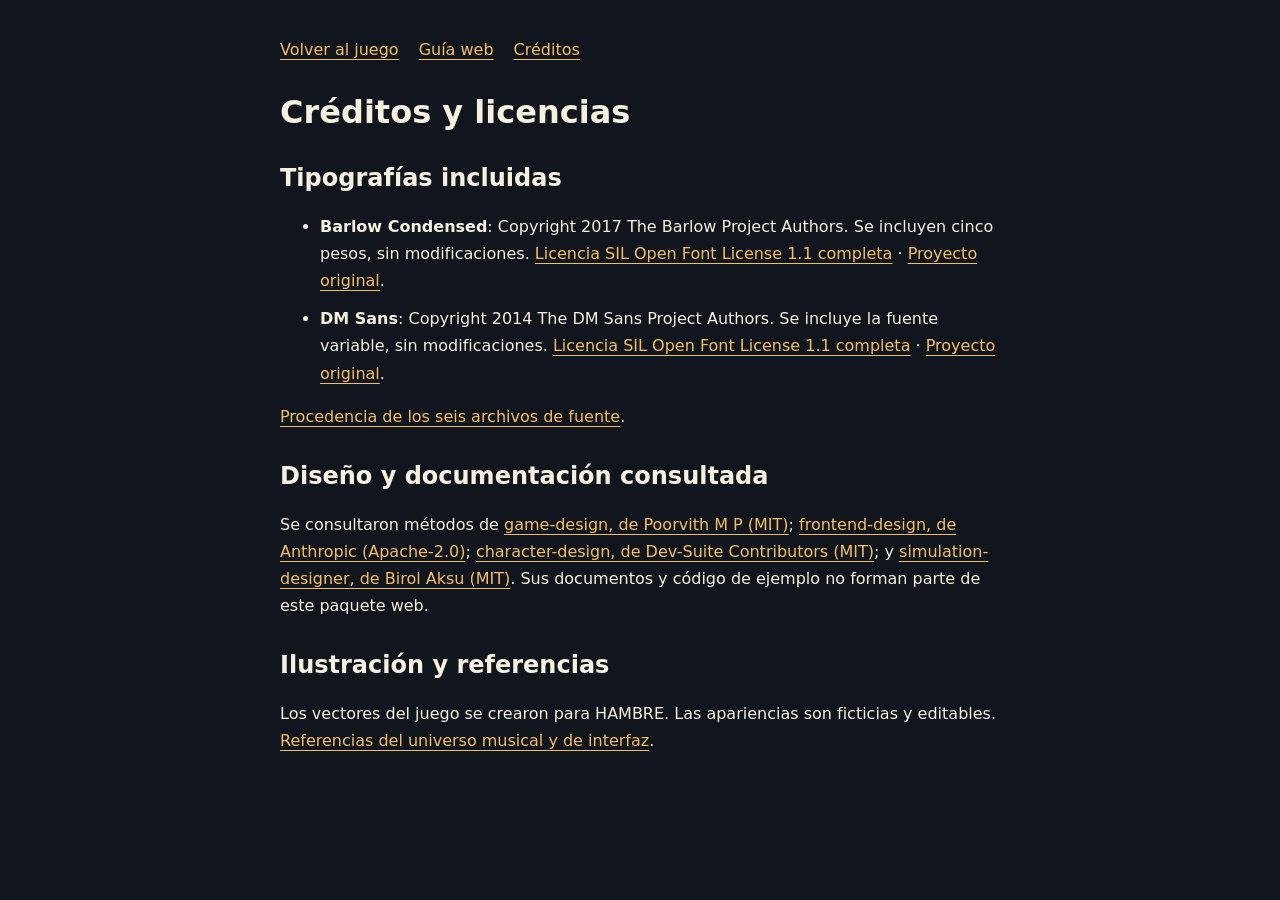
<file: creditos.html>
<!doctype html><html lang="es"><head><meta charset="utf-8"><meta name="viewport" content="width=device-width,initial-scale=1,viewport-fit=cover"><meta name="color-scheme" content="dark"><title>Créditos y licencias · HAMBRE</title><style>*{box-sizing:border-box}html{background:#10151e;color:#f6f0df;font:16px/1.7 system-ui,sans-serif}body{max-width:760px;margin:auto;padding:28px 20px 64px}h1,h2{line-height:1.2}h2{margin-top:2rem}a{color:#f4bf69;text-underline-offset:4px}p,li{overflow-wrap:anywhere}li{margin:.7rem 0}nav{display:flex;flex-wrap:wrap;gap:20px}nav a{padding:8px 0;min-height:44px}:focus-visible{outline:3px solid #f4bf69;outline-offset:4px}</style></head><body><nav><a href="index.html#archive">Volver al juego</a><a href="guia-web.html">Guía web</a><a href="creditos.html">Créditos</a></nav><h1>Créditos y licencias</h1><h2>Tipografías incluidas</h2><ul><li><strong>Barlow Condensed</strong>: Copyright 2017 The Barlow Project Authors. Se incluyen cinco pesos, sin modificaciones. <a href="credits/fonts/barlowcondensed-OFL.txt">Licencia SIL Open Font License 1.1 completa</a> · <a href="https://github.com/jpt/barlow">Proyecto original</a>.</li><li><strong>DM Sans</strong>: Copyright 2014 The DM Sans Project Authors. Se incluye la fuente variable, sin modificaciones. <a href="credits/fonts/dmsans-OFL.txt">Licencia SIL Open Font License 1.1 completa</a> · <a href="https://github.com/googlefonts/dm-fonts">Proyecto original</a>.</li></ul><p><a href="credits/fonts/sources.json">Procedencia de los seis archivos de fuente</a>.</p>
<h2>Diseño y documentación consultada</h2><p>Se consultaron métodos de <a href="https://github.com/poorvith-mp/skills-gamedev">game-design, de Poorvith M P (MIT)</a>; <a href="https://github.com/anthropics/skills">frontend-design, de Anthropic (Apache-2.0)</a>; <a href="https://github.com/claude-dev-suite/claude-dev-suite">character-design, de Dev-Suite Contributors (MIT)</a>; y <a href="https://github.com/bindaksu/gamedev-skills">simulation-designer, de Birol Aksu (MIT)</a>. Sus documentos y código de ejemplo no forman parte de este paquete web.</p><h2>Ilustración y referencias</h2><p>Los vectores del juego se crearon para HAMBRE. Las apariencias son ficticias y editables. <a href="investigacion.html">Referencias del universo musical y de interfaz</a>.</p></body></html>
</file>
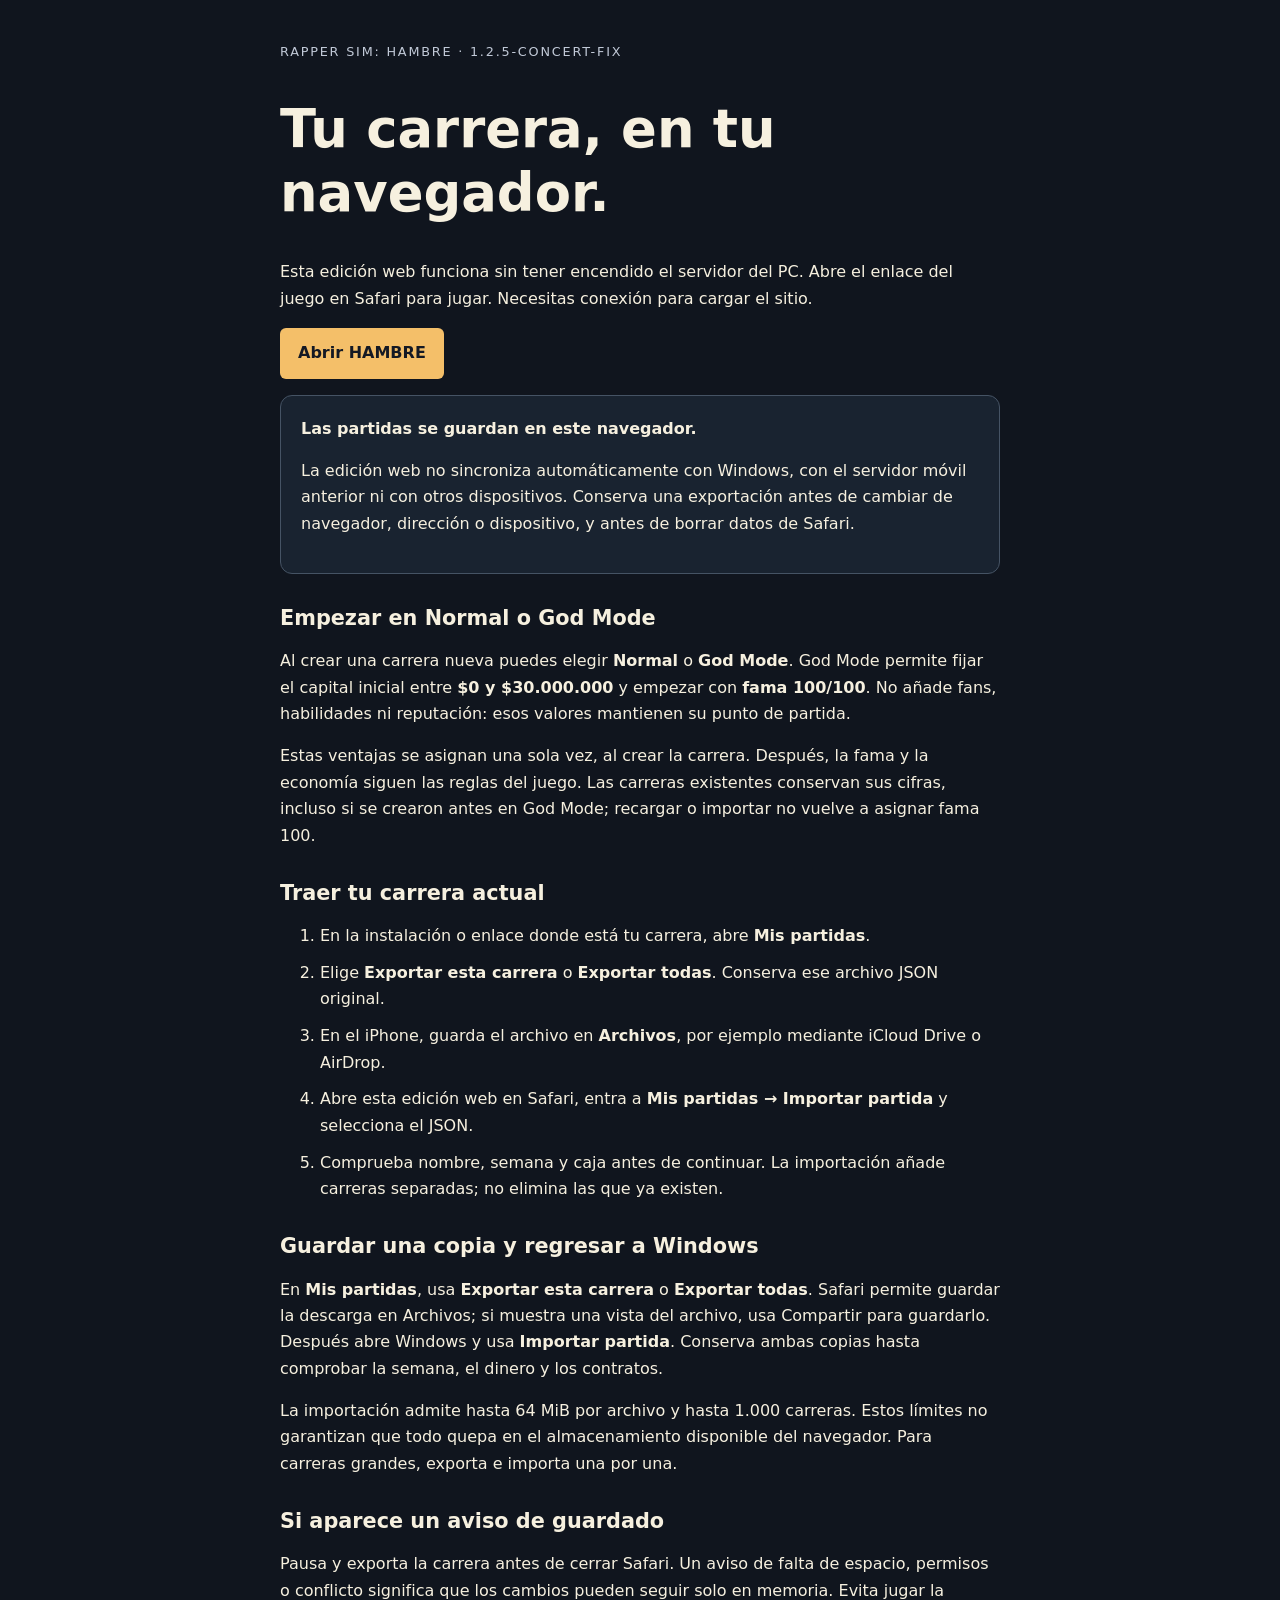
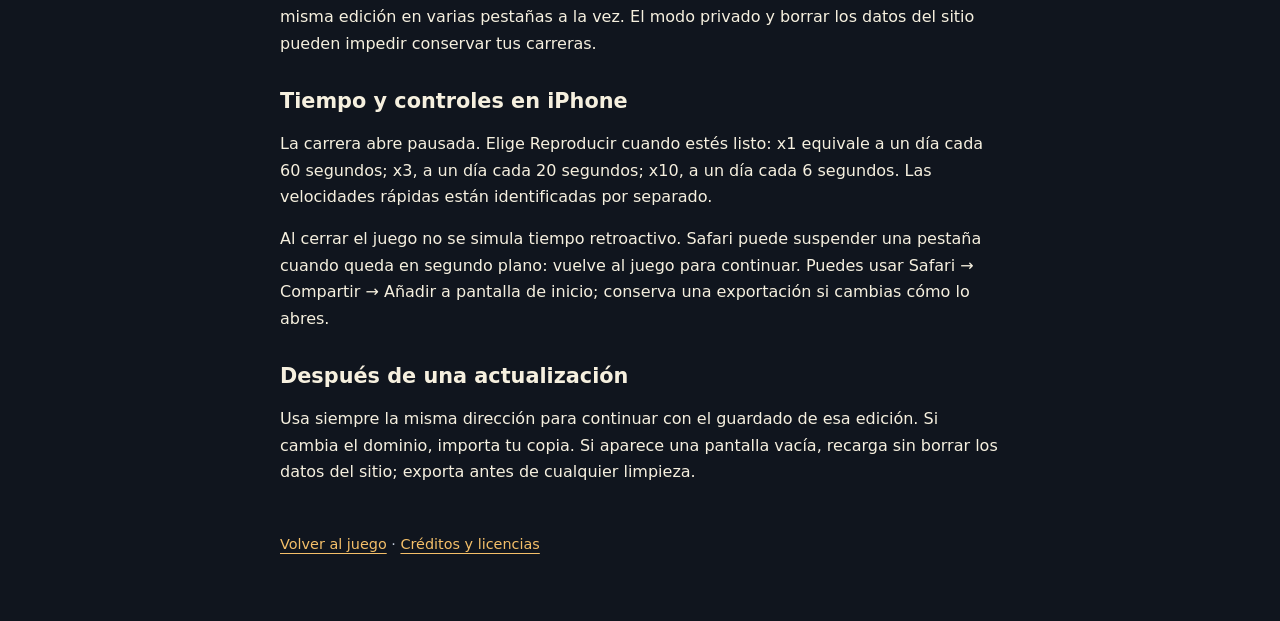
<file: guia-web.html>
<!doctype html>
<html lang="es"><head><meta charset="utf-8"><meta name="viewport" content="width=device-width,initial-scale=1,viewport-fit=cover"><meta name="color-scheme" content="dark"><title>HAMBRE · Jugar y conservar tus carreras</title>
<style>*{box-sizing:border-box}html{background:#10151e;color:#f6f0df;font-family:system-ui,sans-serif;line-height:1.65}body{max-width:760px;margin:auto;padding:28px max(20px,env(safe-area-inset-right)) 64px max(20px,env(safe-area-inset-left))}h1,h2{line-height:1.2}h1{font-size:clamp(2rem,8vw,3.3rem);max-width:16ch}h2{margin-top:2rem;font-size:1.3rem}a{color:#f4bf69;text-underline-offset:4px}p,li{overflow-wrap:anywhere}li{margin:.65rem 0}.eyebrow{letter-spacing:.14em;text-transform:uppercase;color:#c1c9d7;font-size:.8rem}.card{padding:20px;border:1px solid #455364;border-radius:12px;background:#192330}a.play{display:inline-block;padding:12px 18px;background:#f4bf69;color:#141924;font-weight:750;text-decoration:none;border-radius:6px;min-height:44px}footer{margin-top:3rem;color:#c1c9d7;font-size:.9rem}:focus-visible{outline:3px solid #f4bf69;outline-offset:5px}</style></head>
<body><p class="eyebrow">RAPPER SIM: HAMBRE · 1.2.5-concert-fix</p><h1>Tu carrera, en tu navegador.</h1><p>Esta edición web funciona sin tener encendido el servidor del PC. Abre el enlace del juego en Safari para jugar. Necesitas conexión para cargar el sitio.</p><p><a class="play" href="index.html#central">Abrir HAMBRE</a></p>
<div class="card"><strong>Las partidas se guardan en este navegador.</strong><p>La edición web no sincroniza automáticamente con Windows, con el servidor móvil anterior ni con otros dispositivos. Conserva una exportación antes de cambiar de navegador, dirección o dispositivo, y antes de borrar datos de Safari.</p></div>
<h2>Empezar en Normal o God Mode</h2><p>Al crear una carrera nueva puedes elegir <strong>Normal</strong> o <strong>God Mode</strong>. God Mode permite fijar el capital inicial entre <strong>$0 y $30.000.000</strong> y empezar con <strong>fama 100/100</strong>. No añade fans, habilidades ni reputación: esos valores mantienen su punto de partida.</p><p>Estas ventajas se asignan una sola vez, al crear la carrera. Después, la fama y la economía siguen las reglas del juego. Las carreras existentes conservan sus cifras, incluso si se crearon antes en God Mode; recargar o importar no vuelve a asignar fama 100.</p>
<h2>Traer tu carrera actual</h2><ol><li>En la instalación o enlace donde está tu carrera, abre <strong>Mis partidas</strong>.</li><li>Elige <strong>Exportar esta carrera</strong> o <strong>Exportar todas</strong>. Conserva ese archivo JSON original.</li><li>En el iPhone, guarda el archivo en <strong>Archivos</strong>, por ejemplo mediante iCloud Drive o AirDrop.</li><li>Abre esta edición web en Safari, entra a <strong>Mis partidas → Importar partida</strong> y selecciona el JSON.</li><li>Comprueba nombre, semana y caja antes de continuar. La importación añade carreras separadas; no elimina las que ya existen.</li></ol>
<h2>Guardar una copia y regresar a Windows</h2><p>En <strong>Mis partidas</strong>, usa <strong>Exportar esta carrera</strong> o <strong>Exportar todas</strong>. Safari permite guardar la descarga en Archivos; si muestra una vista del archivo, usa Compartir para guardarlo. Después abre Windows y usa <strong>Importar partida</strong>. Conserva ambas copias hasta comprobar la semana, el dinero y los contratos.</p><p>La importación admite hasta 64 MiB por archivo y hasta 1.000 carreras. Estos límites no garantizan que todo quepa en el almacenamiento disponible del navegador. Para carreras grandes, exporta e importa una por una.</p>
<h2>Si aparece un aviso de guardado</h2><p>Pausa y exporta la carrera antes de cerrar Safari. Un aviso de falta de espacio, permisos o conflicto significa que los cambios pueden seguir solo en memoria. Evita jugar la misma edición en varias pestañas a la vez. El modo privado y borrar los datos del sitio pueden impedir conservar tus carreras.</p>
<h2>Tiempo y controles en iPhone</h2><p>La carrera abre pausada. Elige Reproducir cuando estés listo: x1 equivale a un día cada 60 segundos; x3, a un día cada 20 segundos; x10, a un día cada 6 segundos. Las velocidades rápidas están identificadas por separado.</p><p>Al cerrar el juego no se simula tiempo retroactivo. Safari puede suspender una pestaña cuando queda en segundo plano: vuelve al juego para continuar. Puedes usar Safari → Compartir → Añadir a pantalla de inicio; conserva una exportación si cambias cómo lo abres.</p>
<h2>Después de una actualización</h2><p>Usa siempre la misma dirección para continuar con el guardado de esa edición. Si cambia el dominio, importa tu copia. Si aparece una pantalla vacía, recarga sin borrar los datos del sitio; exporta antes de cualquier limpieza.</p><footer><a href="index.html#central">Volver al juego</a> · <a href="creditos.html">Créditos y licencias</a></footer></body></html>
</file>
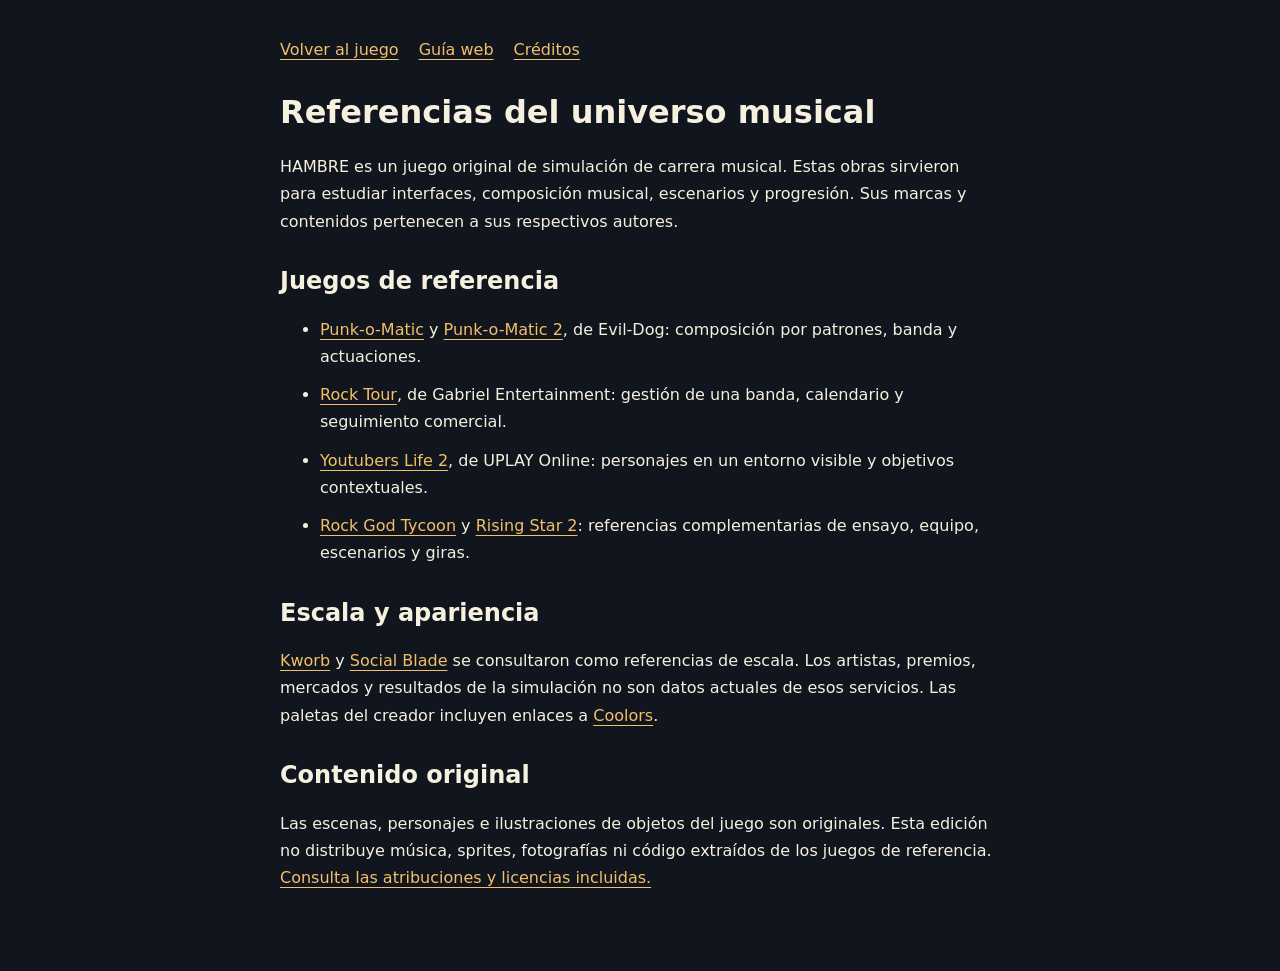
<file: investigacion.html>
<!doctype html><html lang="es"><head><meta charset="utf-8"><meta name="viewport" content="width=device-width,initial-scale=1,viewport-fit=cover"><meta name="color-scheme" content="dark"><title>Referencias del universo musical · HAMBRE</title><style>*{box-sizing:border-box}html{background:#10151e;color:#f6f0df;font:16px/1.7 system-ui,sans-serif}body{max-width:760px;margin:auto;padding:28px 20px 64px}h1,h2{line-height:1.2}h2{margin-top:2rem}a{color:#f4bf69;text-underline-offset:4px}p,li{overflow-wrap:anywhere}li{margin:.7rem 0}nav{display:flex;flex-wrap:wrap;gap:20px}nav a{padding:8px 0;min-height:44px}:focus-visible{outline:3px solid #f4bf69;outline-offset:4px}</style></head><body><nav><a href="index.html#archive">Volver al juego</a><a href="guia-web.html">Guía web</a><a href="creditos.html">Créditos</a></nav><h1>Referencias del universo musical</h1><p>HAMBRE es un juego original de simulación de carrera musical. Estas obras sirvieron para estudiar interfaces, composición musical, escenarios y progresión. Sus marcas y contenidos pertenecen a sus respectivos autores.</p>
<h2>Juegos de referencia</h2><ul><li><a href="https://www.evildoggames.com/punk-o-matic.html">Punk-o-Matic</a> y <a href="https://www.newgrounds.com/portal/view/525045">Punk-o-Matic 2</a>, de Evil-Dog: composición por patrones, banda y actuaciones.</li><li><a href="https://www.bigfishgames.com/rock-tour-game-f2486t1l1.html">Rock Tour</a>, de Gabriel Entertainment: gestión de una banda, calendario y seguimiento comercial.</li><li><a href="https://store.steampowered.com/app/1493760/Youtubers_Life_2/">Youtubers Life 2</a>, de UPLAY Online: personajes en un entorno visible y objetivos contextuales.</li><li><a href="https://store.steampowered.com/app/410840/Rock_God_Tycoon/">Rock God Tycoon</a> y <a href="https://www.gilligames.com/site/rs2/">Rising Star 2</a>: referencias complementarias de ensayo, equipo, escenarios y giras.</li></ul>
<h2>Escala y apariencia</h2><p><a href="https://kworb.net/spotify/">Kworb</a> y <a href="https://socialblade.com/">Social Blade</a> se consultaron como referencias de escala. Los artistas, premios, mercados y resultados de la simulación no son datos actuales de esos servicios. Las paletas del creador incluyen enlaces a <a href="https://coolors.co/">Coolors</a>.</p>
<h2>Contenido original</h2><p>Las escenas, personajes e ilustraciones de objetos del juego son originales. Esta edición no distribuye música, sprites, fotografías ni código extraídos de los juegos de referencia. <a href="creditos.html">Consulta las atribuciones y licencias incluidas.</a></p></body></html>
</file>
